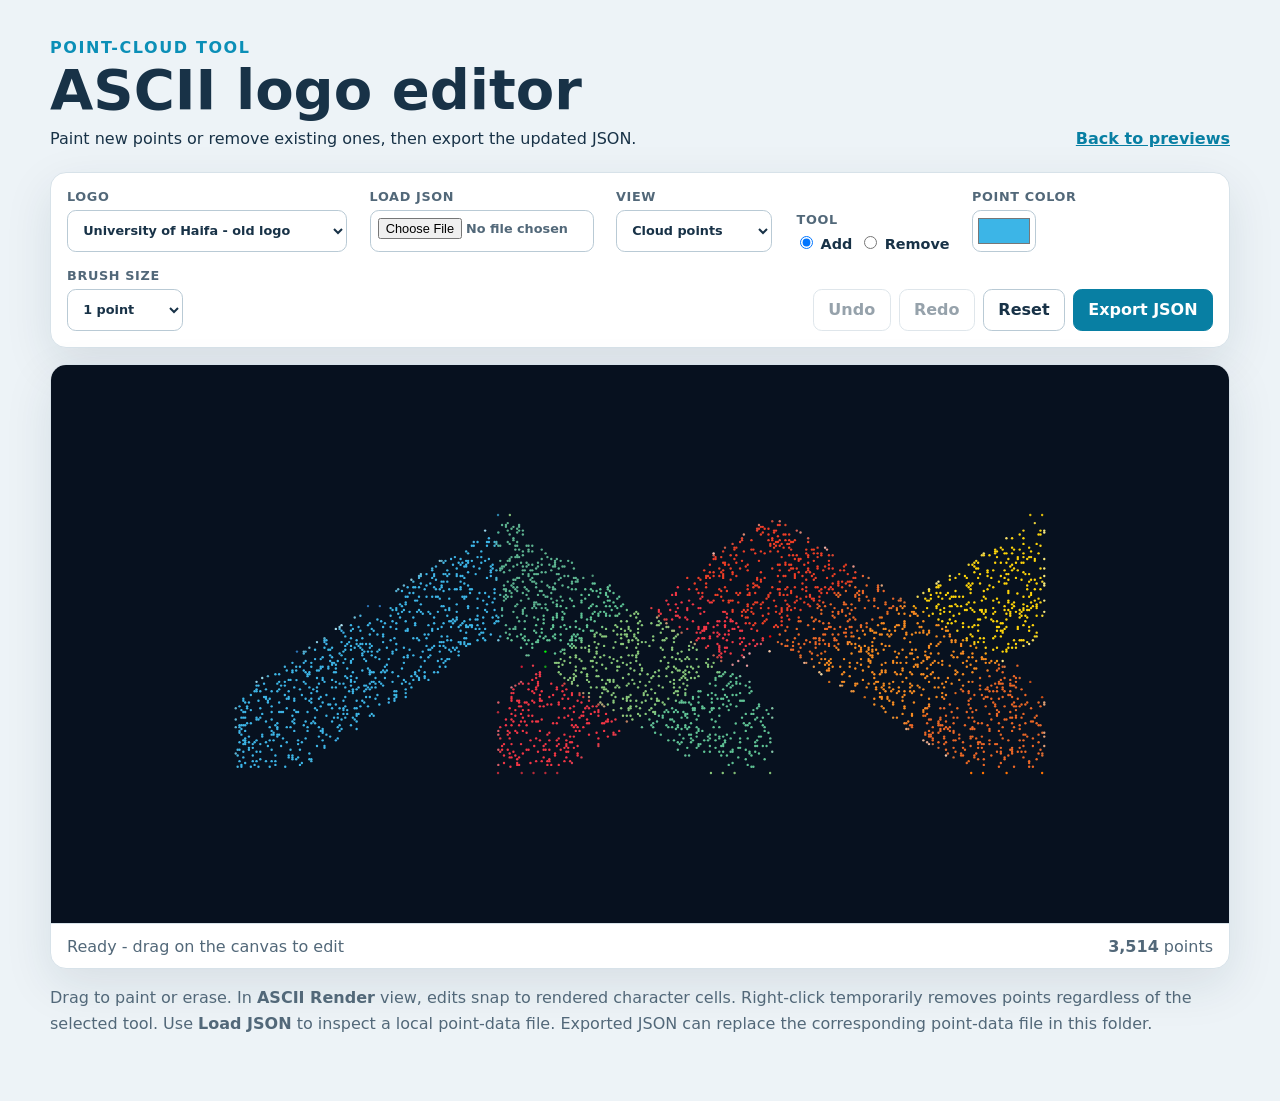
<file: point-cloud-editor.html>
<!doctype html>
<html lang="en">
  <head>
    <meta charset="UTF-8" />
    <meta name="viewport" content="width=device-width, initial-scale=1" />
    <title>ASCII Logo Point Editor</title>
    <link rel="stylesheet" href="./styles/point-cloud-editor.css" />
    <script type="module" src="./src/point-cloud-editor.js?v=26"></script>
  </head>
  <body>
    <main>
      <header>
        <div>
          <p class="eyebrow">Point-cloud tool</p>
          <h1>ASCII logo editor</h1>
          <p>Paint new points or remove existing ones, then export the updated JSON.</p>
        </div>
        <a href="./index.html">Back to previews</a>
      </header>

      <section class="toolbar" aria-label="Editor controls">
        <label>
          Logo
          <select id="logo">
            <option value="./data/haifa-logo-points.json?v=26">University of Haifa - old logo</option>
            <option value="./data/second-logo-points.json?v=26">University of Haifa - new logo</option>
          </select>
        </label>

        <label class="file-picker">
          Load JSON
          <input id="json-file" type="file" accept=".json,application/json" />
        </label>

        <label>
          View
          <select id="view-mode">
            <option value="points">Cloud points</option>
            <option value="ascii">ASCII render</option>
          </select>
        </label>

        <fieldset>
          <legend>Tool</legend>
          <label><input type="radio" name="tool" value="add" checked /> Add</label>
          <label><input type="radio" name="tool" value="remove" /> Remove</label>
        </fieldset>

        <label>
          Point color
          <input id="color" type="color" value="#3cb5e7" />
        </label>

        <label>
          Brush size
          <select id="brush-size">
            <option value="1">1 point</option>
            <option value="3">3 x 3</option>
            <option value="5">5 x 5</option>
          </select>
        </label>

        <div class="actions">
          <button id="undo" type="button" disabled>Undo</button>
          <button id="redo" type="button" disabled>Redo</button>
          <button id="reset" type="button">Reset</button>
          <button id="download" class="primary" type="button">Export JSON</button>
        </div>
      </section>

      <section class="workspace">
        <div class="canvas-wrap">
          <canvas id="editor" aria-label="Editable point cloud"></canvas>
        </div>
        <footer>
          <span id="status">Loading...</span>
          <span><strong id="count">0</strong> points</span>
        </footer>
      </section>

      <p class="help">
        Drag to paint or erase. In <strong>ASCII Render</strong> view, edits snap to rendered character cells.
        Right-click temporarily removes points regardless of the selected tool.
        Use <strong>Load JSON</strong> to inspect a local point-data file. Exported JSON can replace the
        corresponding point-data file in this folder.
      </p>
    </main>
  </body>
</html>
</file>
<file: styles/point-cloud-editor.css>
:root {
  color-scheme: light;
  font-family: Inter, ui-sans-serif, system-ui, sans-serif;
  color: #183247;
  background: #edf3f7;
}

* { box-sizing: border-box; }

body { margin: 0; }

main {
  width: min(1180px, calc(100% - 2rem));
  margin: auto;
  padding: 2rem 0 3rem;
}

header {
  display: flex;
  align-items: end;
  justify-content: space-between;
  gap: 2rem;
  margin-bottom: 1.5rem;
}

h1 { margin: 0; font-size: clamp(2rem, 5vw, 3.5rem); }
header p { margin: 0.4rem 0 0; }
.eyebrow { color: #0b8fb7; font-weight: 750; text-transform: uppercase; letter-spacing: 0.1em; }
a { color: #087fa3; font-weight: 700; }

.toolbar,
.workspace {
  border: 1px solid #d7e2e9;
  border-radius: 1rem;
  background: #fff;
  box-shadow: 0 1rem 3rem rgb(24 50 71 / 10%);
}

.toolbar {
  display: flex;
  flex-wrap: wrap;
  align-items: end;
  gap: 1rem 1.4rem;
  padding: 1rem;
  margin-bottom: 1rem;
}

.toolbar > label,
fieldset {
  display: grid;
  gap: 0.4rem;
  margin: 0;
  color: #526879;
  font-size: 0.8rem;
  font-weight: 750;
  text-transform: uppercase;
  letter-spacing: 0.05em;
}

fieldset {
  grid-template-columns: auto auto;
  border: 0;
  padding: 0;
}

legend { margin-bottom: 0.35rem; }
fieldset label { color: #183247; font-size: 0.9rem; text-transform: none; letter-spacing: 0; }

select,
button,
input[type="color"],
input[type="file"] {
  min-height: 2.6rem;
  border: 1px solid #b9cad5;
  border-radius: 0.55rem;
  background: #fff;
  color: #183247;
  font: inherit;
}

select { padding: 0 2rem 0 0.7rem; }
input[type="color"] { width: 4rem; padding: 0.2rem; }
input[type="file"] {
  max-width: 14rem;
  padding: 0.45rem;
  color: #526879;
  font-size: 0.8rem;
  text-transform: none;
  letter-spacing: 0;
}
button { padding: 0 0.9rem; font-weight: 700; cursor: pointer; }
button:hover:not(:disabled) { border-color: #0b8fb7; }
button:disabled { cursor: default; opacity: 0.45; }
button.primary { border-color: #087fa3; background: #087fa3; color: #fff; }

.actions { display: flex; flex-wrap: wrap; gap: 0.5rem; margin-left: auto; }
.workspace { overflow: hidden; }
.canvas-wrap { position: relative; min-height: 300px; background: #f8fbfd; }
canvas { display: block; width: 100%; height: min(62vh, 590px); cursor: crosshair; touch-action: none; }

.workspace footer {
  display: flex;
  justify-content: space-between;
  gap: 1rem;
  padding: 0.8rem 1rem;
  border-top: 1px solid #d7e2e9;
  color: #526879;
}

.help { color: #526879; line-height: 1.6; }

@media (max-width: 700px) {
  header { display: block; }
  header a { display: inline-block; margin-top: 1rem; }
  .actions { width: 100%; margin-left: 0; }
  canvas { height: 420px; }
}
</file>
